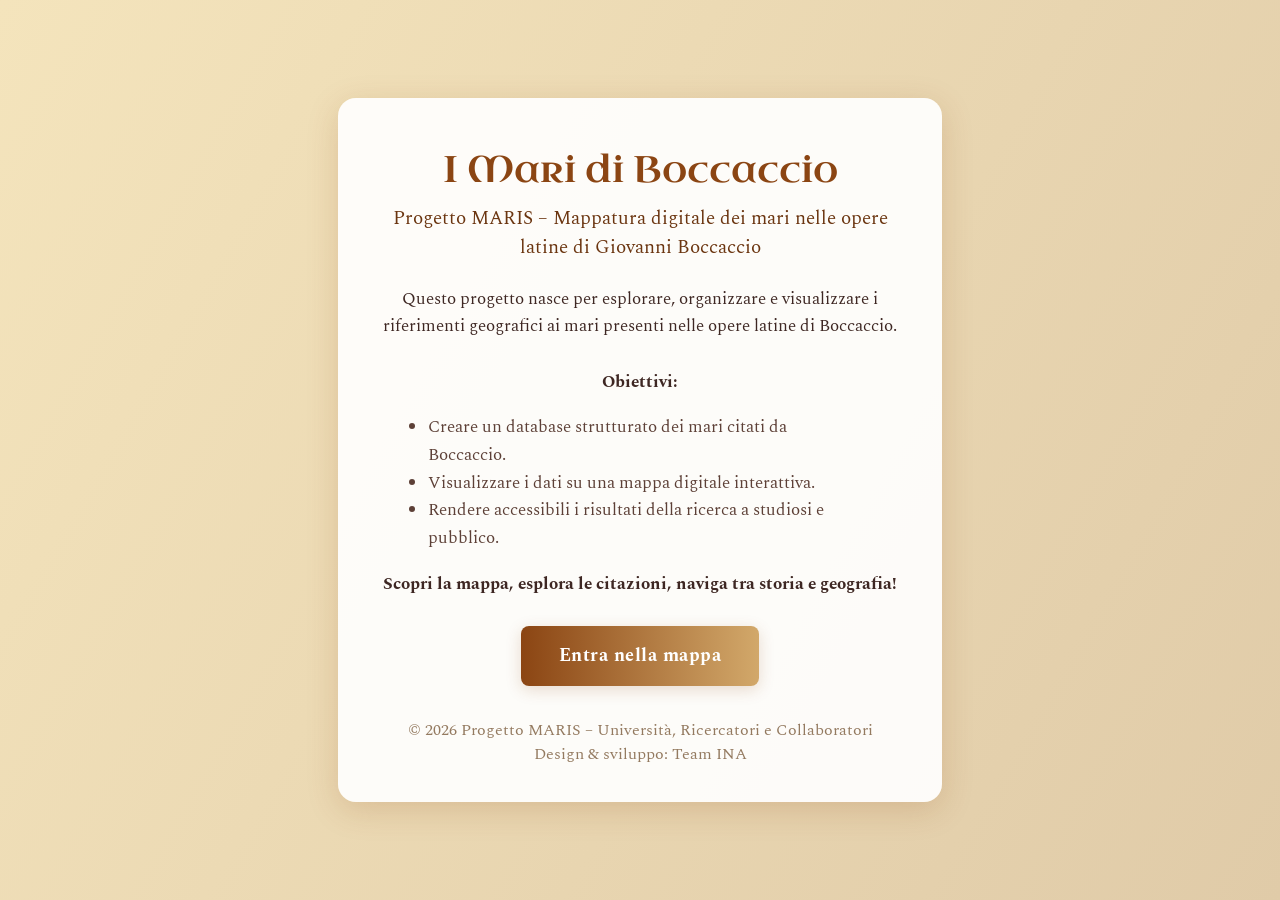
<file: index.html>
<!DOCTYPE html>
<html lang="it">
<head>
    <meta charset="UTF-8">
    <title>Progetto MARIS – I Mari di Boccaccio</title>
    <meta name="viewport" content="width=device-width, initial-scale=1.0">
    <link href="https://fonts.googleapis.com/css2?family=Spectral:wght@700&family=Uncial+Antiqua&display=swap" rel="stylesheet">
    <style>
        body {
            margin: 0;
            min-height: 100vh;
            background: linear-gradient(120deg, #f4e4bc 0%, #e0cba8 100%);
            font-family: 'Spectral', serif;
            color: #3e2723;
            display: flex;
            flex-direction: column;
            align-items: center;
            justify-content: center;
        }
        .landing-container {
            background: rgba(255,255,255,0.92);
            border-radius: 18px;
            box-shadow: 0 8px 32px rgba(139,69,19,0.18);
            padding: 48px 32px 36px 32px;
            max-width: 540px;
            text-align: center;
            margin: 32px 12px;
        }
        .landing-title {
            font-family: 'Uncial Antiqua', cursive;
            font-size: 2.3em;
            color: #8b4513;
            margin-bottom: 10px;
        }
        .landing-subtitle {
            font-size: 1.2em;
            color: #6b3510;
            margin-bottom: 24px;
        }
        .landing-desc {
            font-size: 1.08em;
            margin-bottom: 28px;
            line-height: 1.6;
        }
        .landing-btn {
            display: inline-block;
            background: linear-gradient(90deg,#8b4513,#d2a86a);
            color: #fff;
            font-family: 'Spectral', serif;
            font-size: 1.15em;
            font-weight: bold;
            padding: 16px 38px;
            border: none;
            border-radius: 8px;
            box-shadow: 0 4px 16px rgba(139,69,19,0.18);
            cursor: pointer;
            text-decoration: none;
            letter-spacing: 0.5px;
            transition: background 0.2s, transform 0.2s;
        }
        .landing-btn:hover {
            background: linear-gradient(90deg,#a0522d,#e1c08a);
            transform: translateY(-2px) scale(1.04);
        }
        .landing-credits {
            margin-top: 32px;
            font-size: 0.98em;
            color: #7a5a3a;
            opacity: 0.8;
        }
        @media (max-width: 600px) {
            .landing-container { padding: 22px 4vw 18px 4vw; }
            .landing-title { font-size: 1.3em; }
            .landing-btn { font-size: 1em; padding: 12px 18px; }
        }
    </style>
</head>
<body>
    <div class="landing-container">
        <div class="landing-title">I Mari di Boccaccio</div>
        <div class="landing-subtitle">Progetto MARIS – Mappatura digitale dei mari nelle opere latine di Giovanni Boccaccio</div>
        <div class="landing-desc">
            Questo progetto nasce per esplorare, organizzare e visualizzare i riferimenti geografici ai mari presenti nelle opere latine di Boccaccio.<br><br>
            <b>Obiettivi:</b><br>
            <ul style="text-align:left; margin: 18px auto 18px 18px; max-width: 420px; color:#5d4037;">
                <li>Creare un database strutturato dei mari citati da Boccaccio.</li>
                <li>Visualizzare i dati su una mappa digitale interattiva.</li>
                <li>Rendere accessibili i risultati della ricerca a studiosi e pubblico.</li>
            </ul>
            <b>Scopri la mappa, esplora le citazioni, naviga tra storia e geografia!</b>
        </div>
        <a class="landing-btn" href="mappa.html">Entra nella mappa</a>
        <div class="landing-credits">
            © 2026 Progetto MARIS – Università, Ricercatori e Collaboratori<br>
            Design &amp; sviluppo: Team INA
        </div>
    </div>
</body>
</html>
</file>
